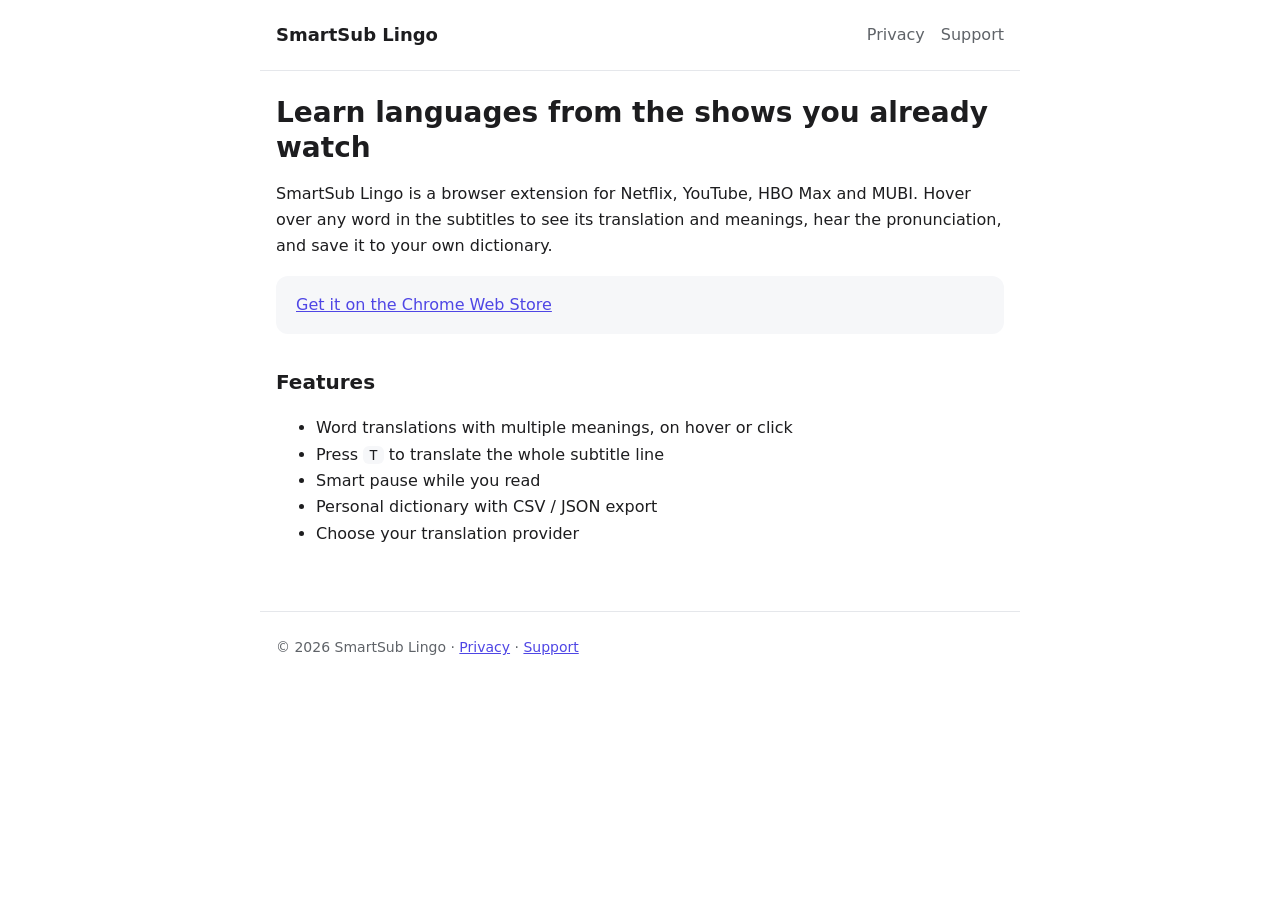
<file: index.html>
<!doctype html>
<html lang="en">
<head>
<meta charset="utf-8">
<meta name="viewport" content="width=device-width, initial-scale=1">
<title>SmartSub Lingo</title>
<meta name="description" content="Hover over subtitle words on Netflix, YouTube, HBO Max and MUBI to see instant translations and save them to your dictionary.">
<link rel="stylesheet" href="style.css">
</head>
<body>
<header>
  <a class="brand" href="./">SmartSub Lingo</a>
  <nav><a href="privacy.html">Privacy</a><a href="support.html">Support</a></nav>
</header>
<main>
  <h1>Learn languages from the shows you already watch</h1>
  <p>SmartSub Lingo is a browser extension for Netflix, YouTube, HBO Max and MUBI. Hover over any word in the subtitles to see its translation and meanings, hear the pronunciation, and save it to your own dictionary.</p>
  <div class="card">
    <p style="margin:0"><a href="https://chromewebstore.google.com/detail/oidhhleobjkcngbgblhliclodpcaeljp">Get it on the Chrome Web Store</a></p>
  </div>
  <h2>Features</h2>
  <ul>
    <li>Word translations with multiple meanings, on hover or click</li>
    <li>Press <code>T</code> to translate the whole subtitle line</li>
    <li>Smart pause while you read</li>
    <li>Personal dictionary with CSV / JSON export</li>
    <li>Choose your translation provider</li>
  </ul>
</main>
<footer>© 2026 SmartSub Lingo · <a href="privacy.html">Privacy</a> · <a href="support.html">Support</a></footer>
</body>
</html>
</file>
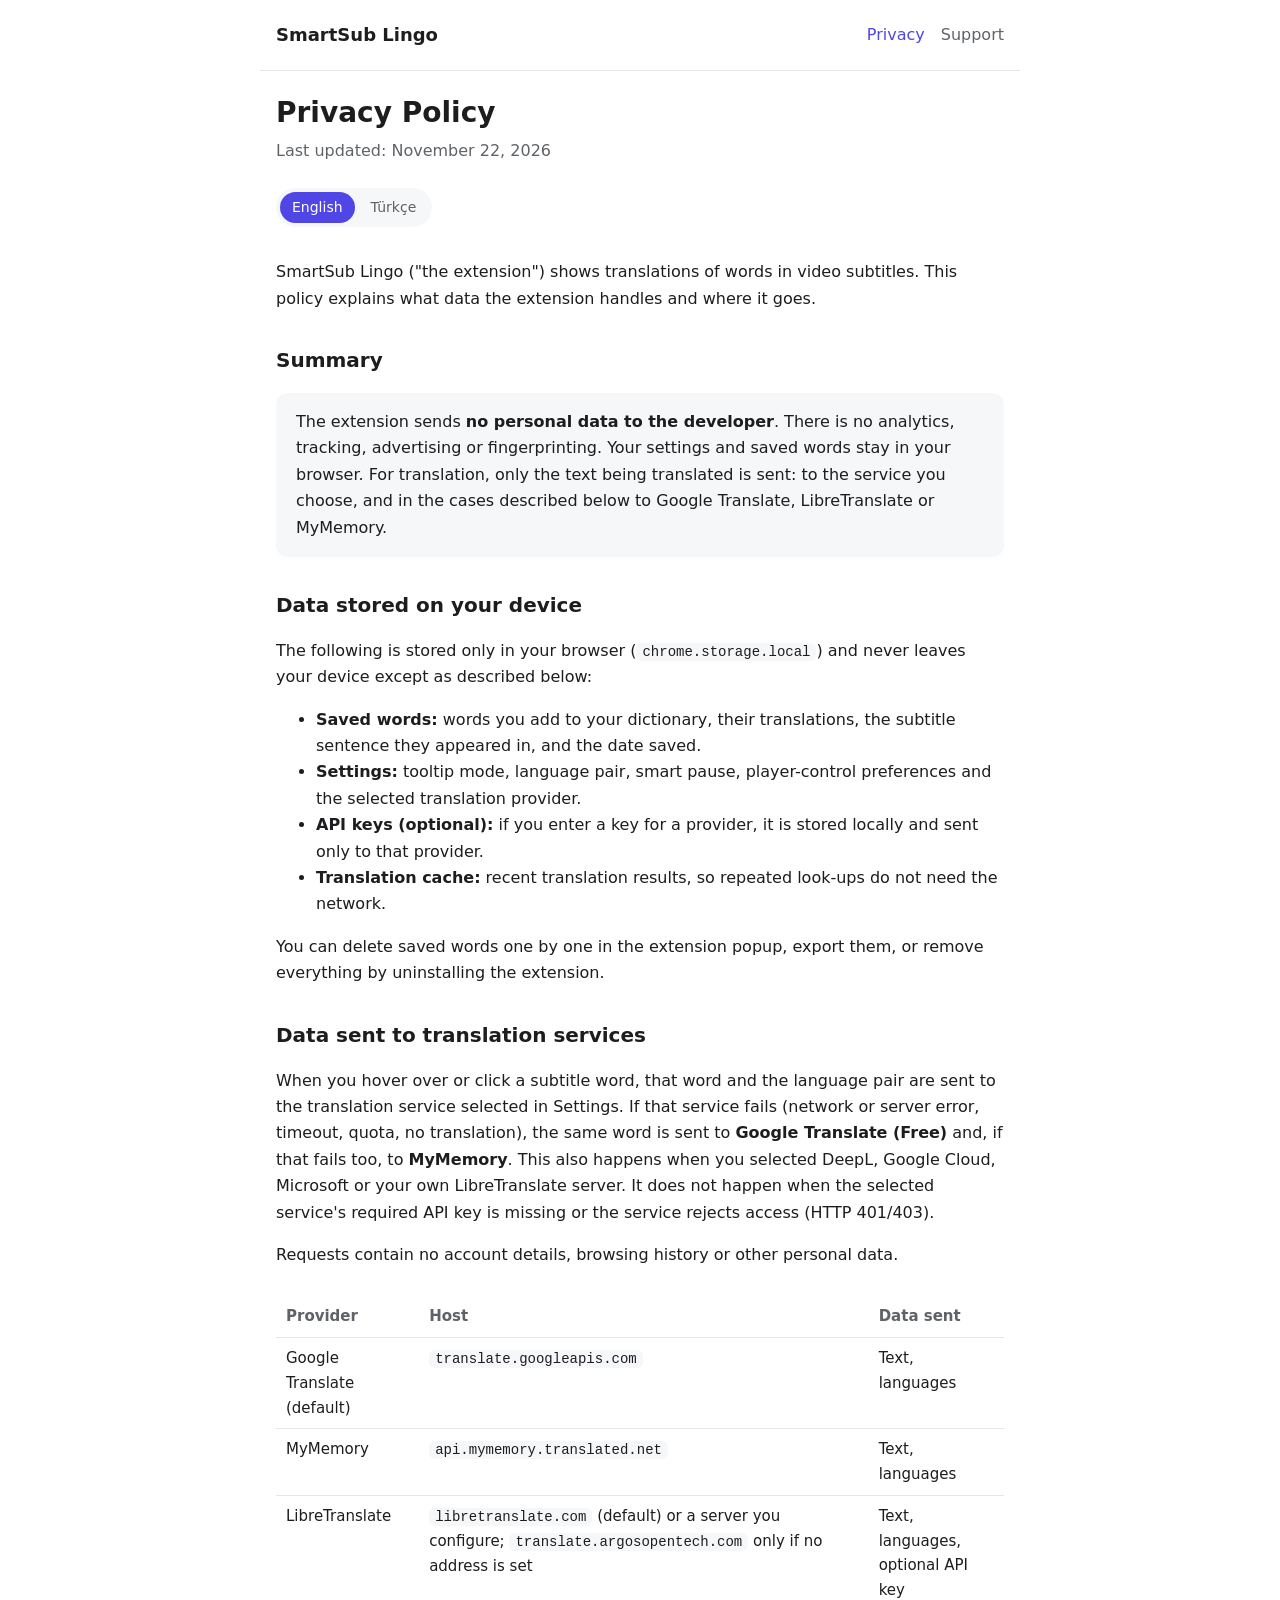
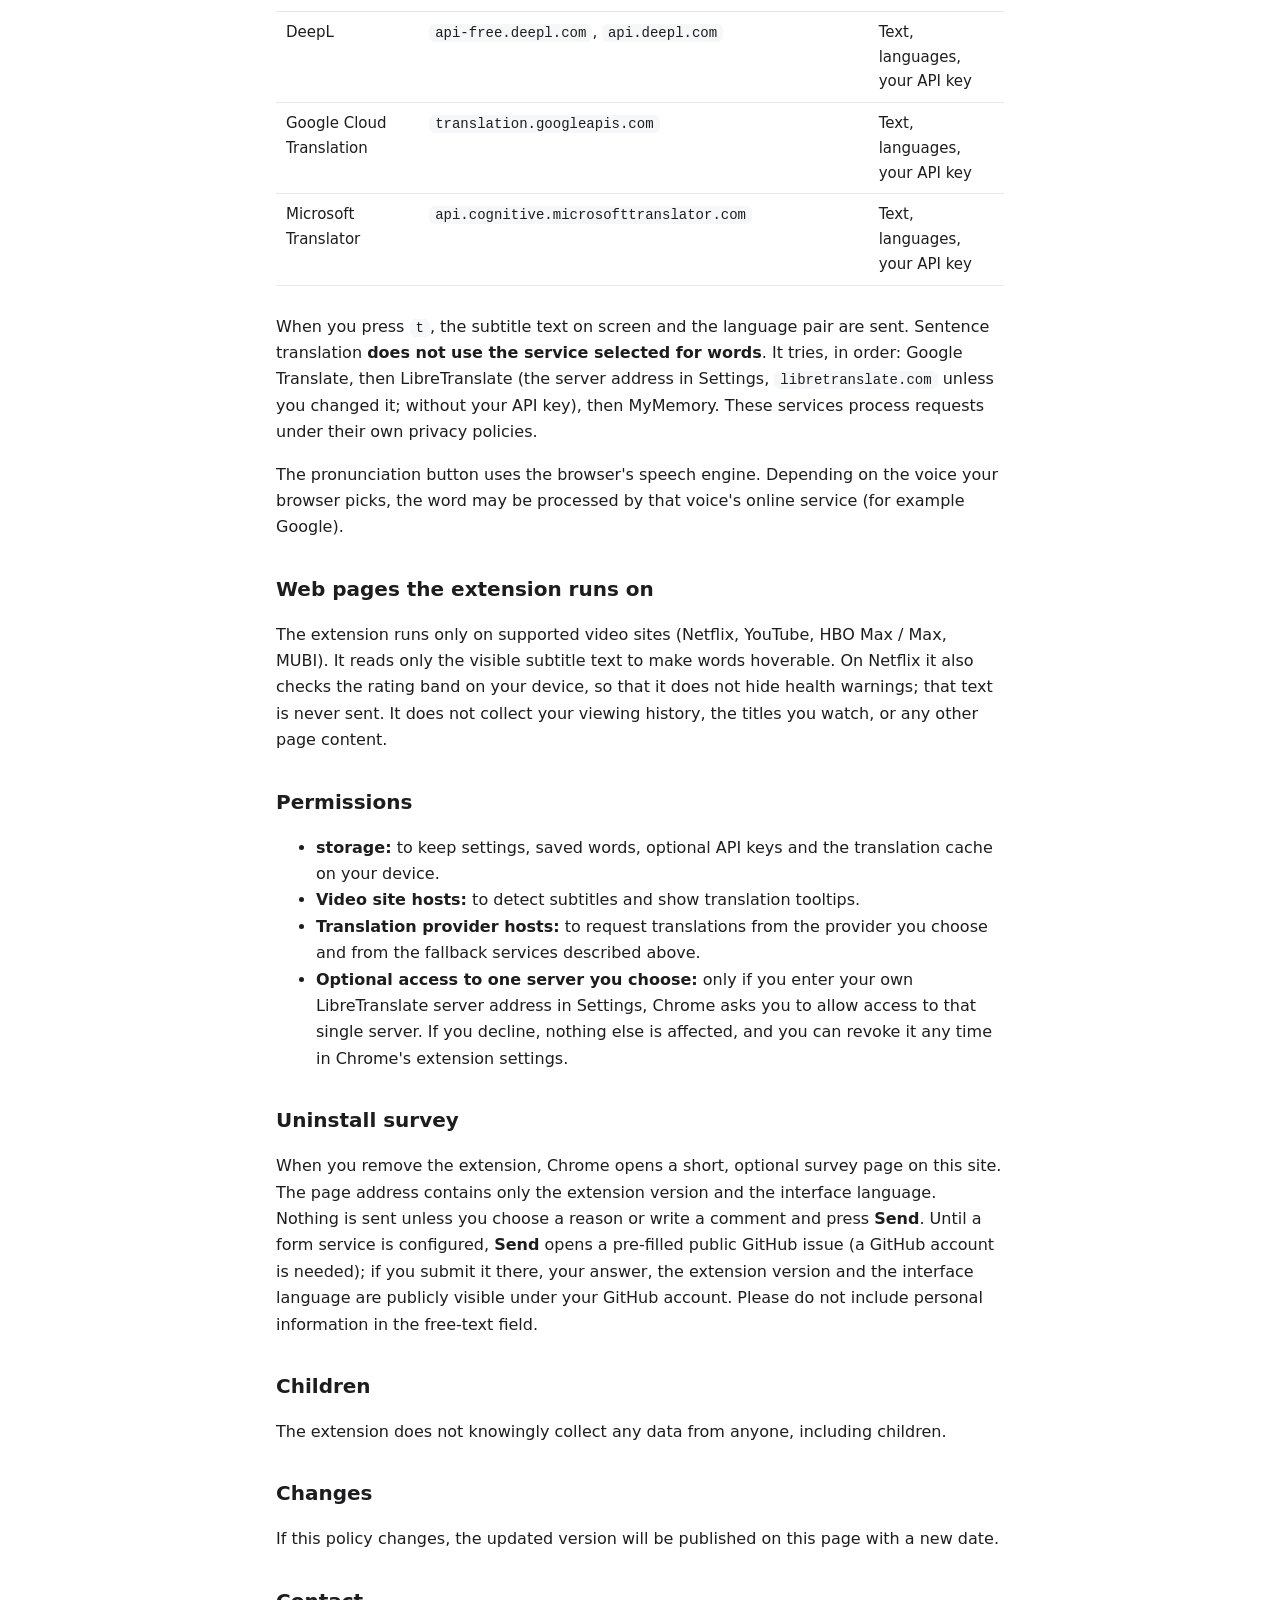
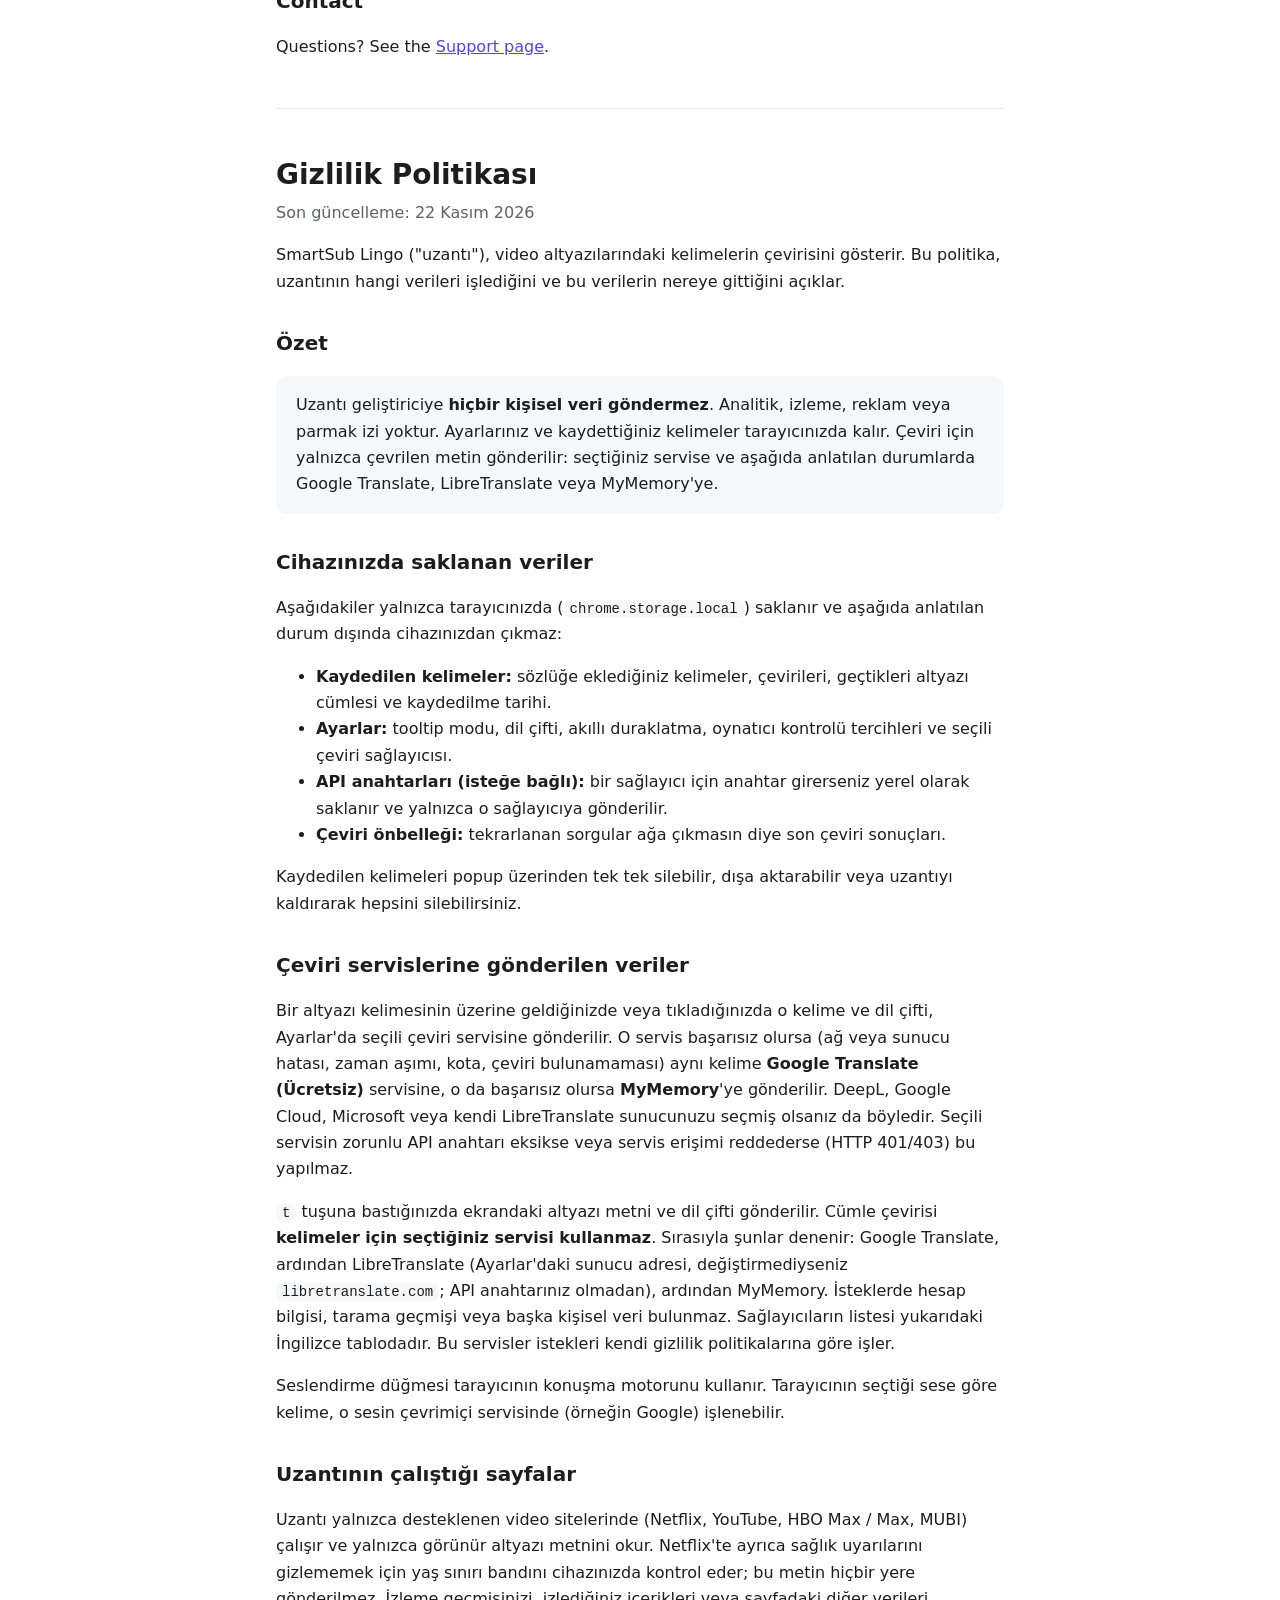
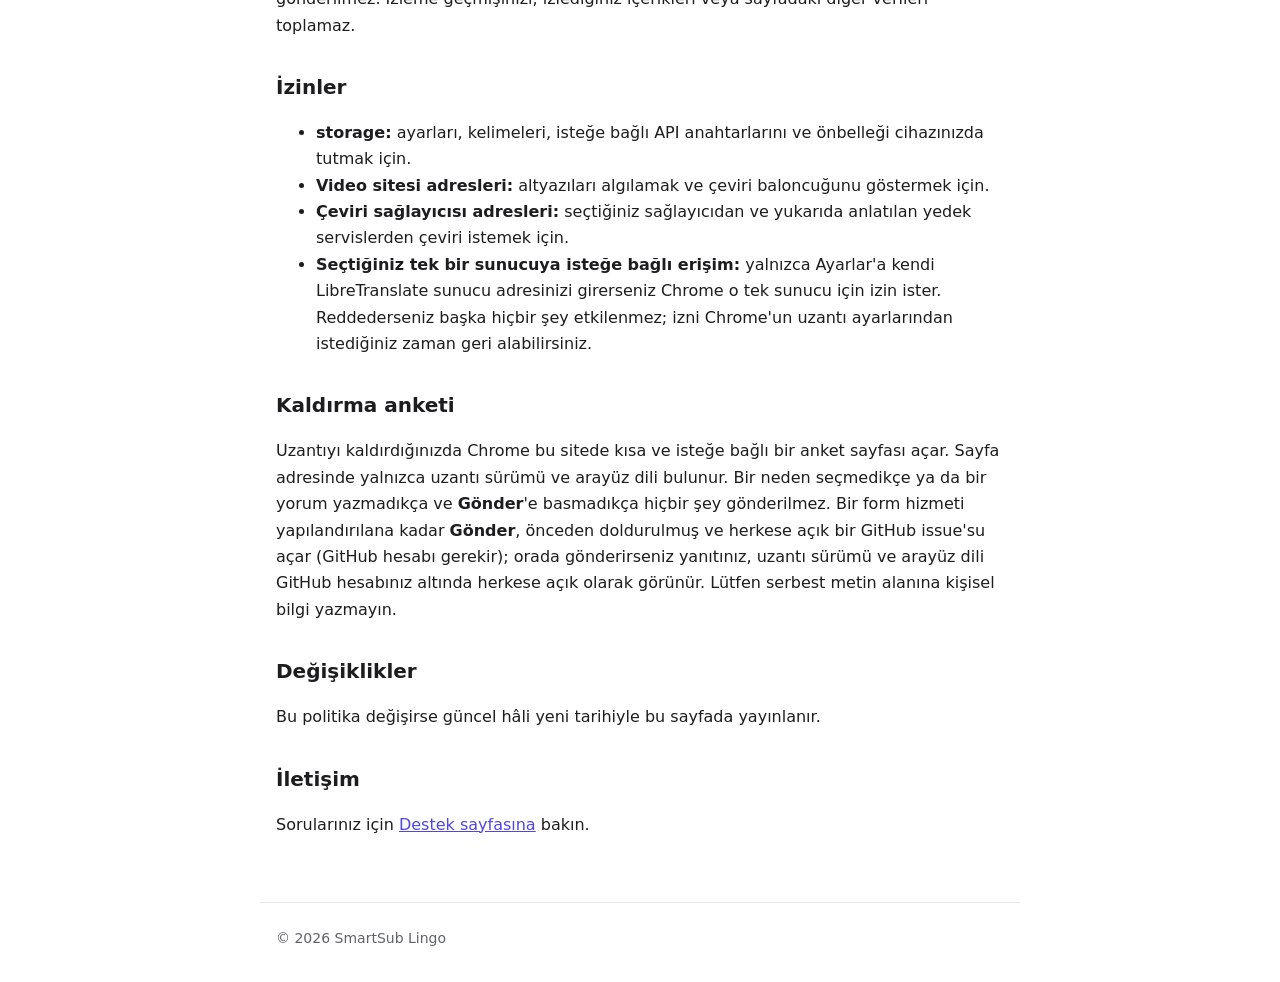
<file: privacy.html>
<!doctype html>
<html lang="en">
<head>
<meta charset="utf-8">
<meta name="viewport" content="width=device-width, initial-scale=1">
<title>Privacy Policy — SmartSub Lingo</title>
<meta name="description" content="How the SmartSub Lingo browser extension handles your data.">
<link rel="stylesheet" href="style.css">
</head>
<body>
<header>
  <a class="brand" href="./">SmartSub Lingo</a>
  <nav><a href="privacy.html" aria-current="page">Privacy</a><a href="support.html">Support</a></nav>
</header>
<main>
  <h1>Privacy Policy</h1>
  <p class="meta">Last updated: November 22, 2026</p>
  <div class="lang"><a class="on" href="#en">English</a><a href="#tr">Türkçe</a></div>

  <section id="en">
    <p>SmartSub Lingo ("the extension") shows translations of words in video subtitles. This policy explains what data the extension handles and where it goes.</p>

    <h2>Summary</h2>
    <div class="card">
      <p style="margin:0">The extension sends <strong>no personal data to the developer</strong>. There is no analytics, tracking, advertising or fingerprinting. Your settings and saved words stay in your browser. For translation, only the text being translated is sent: to the service you choose, and in the cases described below to Google Translate, LibreTranslate or MyMemory.</p>
    </div>

    <h2>Data stored on your device</h2>
    <p>The following is stored only in your browser (<code>chrome.storage.local</code>) and never leaves your device except as described below:</p>
    <ul>
      <li><strong>Saved words:</strong> words you add to your dictionary, their translations, the subtitle sentence they appeared in, and the date saved.</li>
      <li><strong>Settings:</strong> tooltip mode, language pair, smart pause, player-control preferences and the selected translation provider.</li>
      <li><strong>API keys (optional):</strong> if you enter a key for a provider, it is stored locally and sent only to that provider.</li>
      <li><strong>Translation cache:</strong> recent translation results, so repeated look-ups do not need the network.</li>
    </ul>
    <p>You can delete saved words one by one in the extension popup, export them, or remove everything by uninstalling the extension.</p>

    <h2>Data sent to translation services</h2>
    <p>When you hover over or click a subtitle word, that word and the language pair are sent to the translation service selected in Settings. If that service fails (network or server error, timeout, quota, no translation), the same word is sent to <strong>Google Translate (Free)</strong> and, if that fails too, to <strong>MyMemory</strong>. This also happens when you selected DeepL, Google Cloud, Microsoft or your own LibreTranslate server. It does not happen when the selected service's required API key is missing or the service rejects access (HTTP 401/403).</p>
    <p>Requests contain no account details, browsing history or other personal data.</p>
    <div class="tablewrap"><table>
      <tr><th>Provider</th><th>Host</th><th>Data sent</th></tr>
      <tr><td>Google Translate (default)</td><td><code>translate.googleapis.com</code></td><td>Text, languages</td></tr>
      <tr><td>MyMemory</td><td><code>api.mymemory.translated.net</code></td><td>Text, languages</td></tr>
      <tr><td>LibreTranslate</td><td><code>libretranslate.com</code> (default) or a server you configure; <code>translate.argosopentech.com</code> only if no address is set</td><td>Text, languages, optional API key</td></tr>
      <tr><td>DeepL</td><td><code>api-free.deepl.com</code>, <code>api.deepl.com</code></td><td>Text, languages, your API key</td></tr>
      <tr><td>Google Cloud Translation</td><td><code>translation.googleapis.com</code></td><td>Text, languages, your API key</td></tr>
      <tr><td>Microsoft Translator</td><td><code>api.cognitive.microsofttranslator.com</code></td><td>Text, languages, your API key</td></tr>
    </table></div>
    <p>When you press <code>t</code>, the subtitle text on screen and the language pair are sent. Sentence translation <strong>does not use the service selected for words</strong>. It tries, in order: Google Translate, then LibreTranslate (the server address in Settings, <code>libretranslate.com</code> unless you changed it; without your API key), then MyMemory. These services process requests under their own privacy policies.</p>
    <p>The pronunciation button uses the browser's speech engine. Depending on the voice your browser picks, the word may be processed by that voice's online service (for example Google).</p>

    <h2>Web pages the extension runs on</h2>
    <p>The extension runs only on supported video sites (Netflix, YouTube, HBO Max / Max, MUBI). It reads only the visible subtitle text to make words hoverable. On Netflix it also checks the rating band on your device, so that it does not hide health warnings; that text is never sent. It does not collect your viewing history, the titles you watch, or any other page content.</p>

    <h2>Permissions</h2>
    <ul>
      <li><strong>storage:</strong> to keep settings, saved words, optional API keys and the translation cache on your device.</li>
      <li><strong>Video site hosts:</strong> to detect subtitles and show translation tooltips.</li>
      <li><strong>Translation provider hosts:</strong> to request translations from the provider you choose and from the fallback services described above.</li>
      <li><strong>Optional access to one server you choose:</strong> only if you enter your own LibreTranslate server address in Settings, Chrome asks you to allow access to that single server. If you decline, nothing else is affected, and you can revoke it any time in Chrome's extension settings.</li>
    </ul>

    <h2>Uninstall survey</h2>
    <p>When you remove the extension, Chrome opens a short, optional survey page on this site. The page address contains only the extension version and the interface language. Nothing is sent unless you choose a reason or write a comment and press <strong>Send</strong>. Until a form service is configured, <strong>Send</strong> opens a pre-filled public GitHub issue (a GitHub account is needed); if you submit it there, your answer, the extension version and the interface language are publicly visible under your GitHub account. Please do not include personal information in the free-text field.</p>

    <h2>Children</h2>
    <p>The extension does not knowingly collect any data from anyone, including children.</p>

    <h2>Changes</h2>
    <p>If this policy changes, the updated version will be published on this page with a new date.</p>

    <h2>Contact</h2>
    <p>Questions? See the <a href="support.html">Support page</a>.</p>
  </section>

  <hr style="border:0;border-top:1px solid var(--line);margin:48px 0">

  <section id="tr" lang="tr">
    <h1>Gizlilik Politikası</h1>
    <p class="meta">Son güncelleme: 22 Kasım 2026</p>
    <p>SmartSub Lingo ("uzantı"), video altyazılarındaki kelimelerin çevirisini gösterir. Bu politika, uzantının hangi verileri işlediğini ve bu verilerin nereye gittiğini açıklar.</p>

    <h2>Özet</h2>
    <div class="card">
      <p style="margin:0">Uzantı geliştiriciye <strong>hiçbir kişisel veri göndermez</strong>. Analitik, izleme, reklam veya parmak izi yoktur. Ayarlarınız ve kaydettiğiniz kelimeler tarayıcınızda kalır. Çeviri için yalnızca çevrilen metin gönderilir: seçtiğiniz servise ve aşağıda anlatılan durumlarda Google Translate, LibreTranslate veya MyMemory'ye.</p>
    </div>

    <h2>Cihazınızda saklanan veriler</h2>
    <p>Aşağıdakiler yalnızca tarayıcınızda (<code>chrome.storage.local</code>) saklanır ve aşağıda anlatılan durum dışında cihazınızdan çıkmaz:</p>
    <ul>
      <li><strong>Kaydedilen kelimeler:</strong> sözlüğe eklediğiniz kelimeler, çevirileri, geçtikleri altyazı cümlesi ve kaydedilme tarihi.</li>
      <li><strong>Ayarlar:</strong> tooltip modu, dil çifti, akıllı duraklatma, oynatıcı kontrolü tercihleri ve seçili çeviri sağlayıcısı.</li>
      <li><strong>API anahtarları (isteğe bağlı):</strong> bir sağlayıcı için anahtar girerseniz yerel olarak saklanır ve yalnızca o sağlayıcıya gönderilir.</li>
      <li><strong>Çeviri önbelleği:</strong> tekrarlanan sorgular ağa çıkmasın diye son çeviri sonuçları.</li>
    </ul>
    <p>Kaydedilen kelimeleri popup üzerinden tek tek silebilir, dışa aktarabilir veya uzantıyı kaldırarak hepsini silebilirsiniz.</p>

    <h2>Çeviri servislerine gönderilen veriler</h2>
    <p>Bir altyazı kelimesinin üzerine geldiğinizde veya tıkladığınızda o kelime ve dil çifti, Ayarlar'da seçili çeviri servisine gönderilir. O servis başarısız olursa (ağ veya sunucu hatası, zaman aşımı, kota, çeviri bulunamaması) aynı kelime <strong>Google Translate (Ücretsiz)</strong> servisine, o da başarısız olursa <strong>MyMemory</strong>'ye gönderilir. DeepL, Google Cloud, Microsoft veya kendi LibreTranslate sunucunuzu seçmiş olsanız da böyledir. Seçili servisin zorunlu API anahtarı eksikse veya servis erişimi reddederse (HTTP 401/403) bu yapılmaz.</p>
    <p><code>t</code> tuşuna bastığınızda ekrandaki altyazı metni ve dil çifti gönderilir. Cümle çevirisi <strong>kelimeler için seçtiğiniz servisi kullanmaz</strong>. Sırasıyla şunlar denenir: Google Translate, ardından LibreTranslate (Ayarlar'daki sunucu adresi, değiştirmediyseniz <code>libretranslate.com</code>; API anahtarınız olmadan), ardından MyMemory. İsteklerde hesap bilgisi, tarama geçmişi veya başka kişisel veri bulunmaz. Sağlayıcıların listesi yukarıdaki İngilizce tablodadır. Bu servisler istekleri kendi gizlilik politikalarına göre işler.</p>
    <p>Seslendirme düğmesi tarayıcının konuşma motorunu kullanır. Tarayıcının seçtiği sese göre kelime, o sesin çevrimiçi servisinde (örneğin Google) işlenebilir.</p>

    <h2>Uzantının çalıştığı sayfalar</h2>
    <p>Uzantı yalnızca desteklenen video sitelerinde (Netflix, YouTube, HBO Max / Max, MUBI) çalışır ve yalnızca görünür altyazı metnini okur. Netflix'te ayrıca sağlık uyarılarını gizlememek için yaş sınırı bandını cihazınızda kontrol eder; bu metin hiçbir yere gönderilmez. İzleme geçmişinizi, izlediğiniz içerikleri veya sayfadaki diğer verileri toplamaz.</p>

    <h2>İzinler</h2>
    <ul>
      <li><strong>storage:</strong> ayarları, kelimeleri, isteğe bağlı API anahtarlarını ve önbelleği cihazınızda tutmak için.</li>
      <li><strong>Video sitesi adresleri:</strong> altyazıları algılamak ve çeviri baloncuğunu göstermek için.</li>
      <li><strong>Çeviri sağlayıcısı adresleri:</strong> seçtiğiniz sağlayıcıdan ve yukarıda anlatılan yedek servislerden çeviri istemek için.</li>
      <li><strong>Seçtiğiniz tek bir sunucuya isteğe bağlı erişim:</strong> yalnızca Ayarlar'a kendi LibreTranslate sunucu adresinizi girerseniz Chrome o tek sunucu için izin ister. Reddederseniz başka hiçbir şey etkilenmez; izni Chrome'un uzantı ayarlarından istediğiniz zaman geri alabilirsiniz.</li>
    </ul>

    <h2>Kaldırma anketi</h2>
    <p>Uzantıyı kaldırdığınızda Chrome bu sitede kısa ve isteğe bağlı bir anket sayfası açar. Sayfa adresinde yalnızca uzantı sürümü ve arayüz dili bulunur. Bir neden seçmedikçe ya da bir yorum yazmadıkça ve <strong>Gönder</strong>'e basmadıkça hiçbir şey gönderilmez. Bir form hizmeti yapılandırılana kadar <strong>Gönder</strong>, önceden doldurulmuş ve herkese açık bir GitHub issue'su açar (GitHub hesabı gerekir); orada gönderirseniz yanıtınız, uzantı sürümü ve arayüz dili GitHub hesabınız altında herkese açık olarak görünür. Lütfen serbest metin alanına kişisel bilgi yazmayın.</p>

    <h2>Değişiklikler</h2>
    <p>Bu politika değişirse güncel hâli yeni tarihiyle bu sayfada yayınlanır.</p>

    <h2>İletişim</h2>
    <p>Sorularınız için <a href="support.html">Destek sayfasına</a> bakın.</p>
  </section>
</main>
<footer>© 2026 SmartSub Lingo</footer>
</body>
</html>
</file>
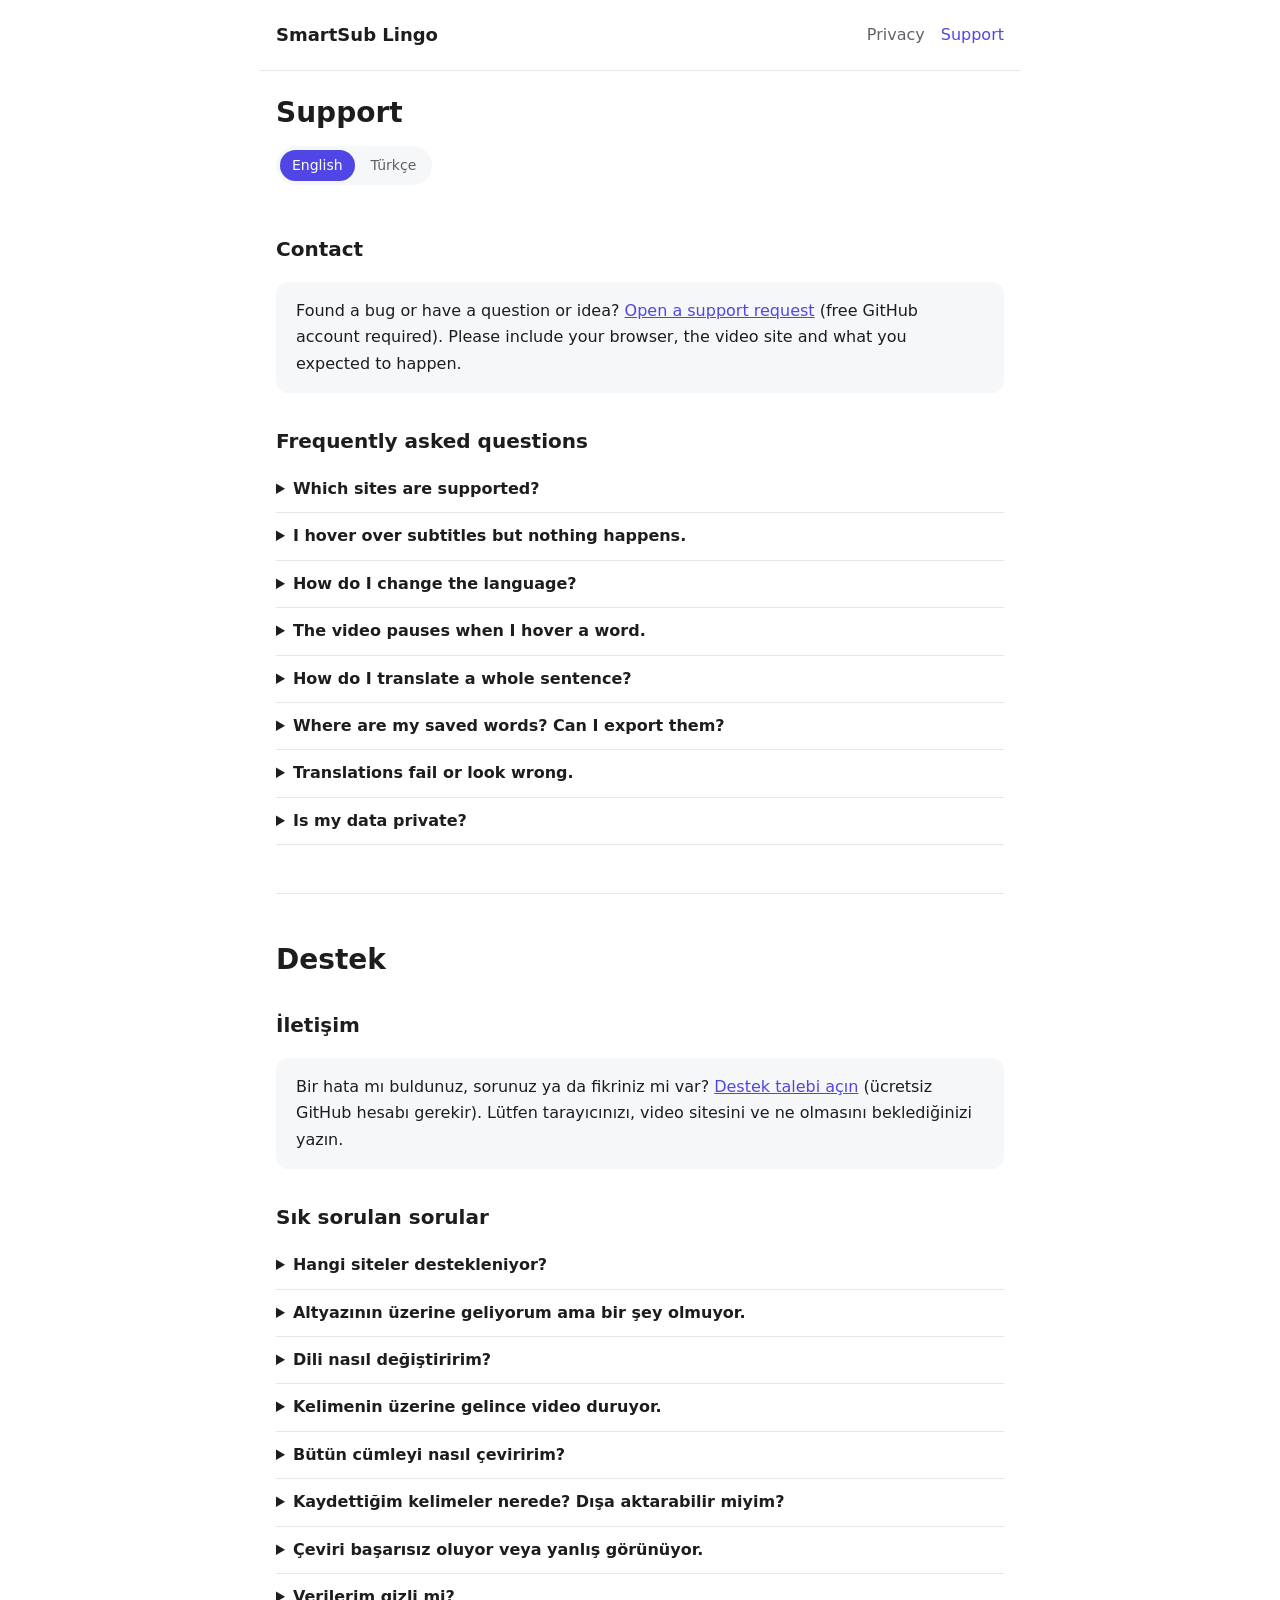
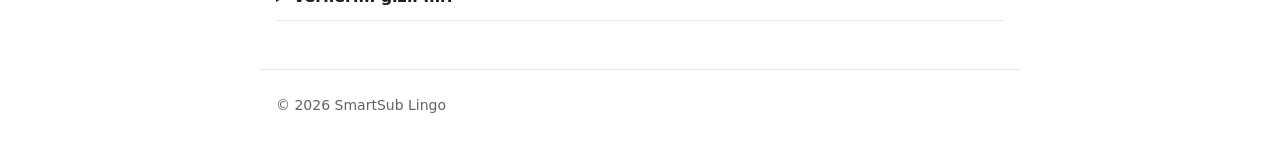
<file: support.html>
<!doctype html>
<html lang="en">
<head>
<meta charset="utf-8">
<meta name="viewport" content="width=device-width, initial-scale=1">
<title>Support — SmartSub Lingo</title>
<meta name="description" content="Help, FAQ and contact for the SmartSub Lingo browser extension.">
<link rel="stylesheet" href="style.css">
</head>
<body>
<header>
  <a class="brand" href="./">SmartSub Lingo</a>
  <nav><a href="privacy.html">Privacy</a><a href="support.html" aria-current="page">Support</a></nav>
</header>
<main>
  <h1>Support</h1>
  <div class="lang"><a class="on" href="#en">English</a><a href="#tr">Türkçe</a></div>

  <section id="en">
    <h2>Contact</h2>
    <div class="card">
      <p style="margin:0">Found a bug or have a question or idea? <a href="https://github.com/fatihatac/smartsub-lingo-site/issues/new">Open a support request</a> (free GitHub account required). Please include your browser, the video site and what you expected to happen.</p>
    </div>

    <h2>Frequently asked questions</h2>
    <details><summary>Which sites are supported?</summary><p>Netflix, YouTube, HBO Max / Max and MUBI. Subtitles must be turned on in the video player.</p></details>
    <details><summary>I hover over subtitles but nothing happens.</summary><p>Make sure subtitles are on, then reload the page. If the site was open before you installed or updated the extension, a reload is required.</p></details>
    <details><summary>How do I change the language?</summary><p>Click the extension icon, open <strong>Settings</strong> and choose the source and target languages.</p></details>
    <details><summary>The video pauses when I hover a word.</summary><p>That is <strong>Smart Pause</strong>. You can turn it off in Settings.</p></details>
    <details><summary>How do I translate a whole sentence?</summary><p>While a subtitle is on screen, press <code>T</code>.</p></details>
    <details><summary>Where are my saved words? Can I export them?</summary><p>Open the extension popup and go to the <strong>Dictionary</strong> tab. You can export your words as CSV or JSON from there.</p></details>
    <details><summary>Translations fail or look wrong.</summary><p>Try another provider in Settings. Free services can be rate-limited at times. Paid providers (DeepL, Google Cloud, Microsoft) need your own API key.</p></details>
    <details><summary>Is my data private?</summary><p>Yes. See the <a href="privacy.html">Privacy Policy</a>.</p></details>
  </section>

  <hr style="border:0;border-top:1px solid var(--line);margin:48px 0">

  <section id="tr" lang="tr">
    <h1>Destek</h1>
    <h2>İletişim</h2>
    <div class="card">
      <p style="margin:0">Bir hata mı buldunuz, sorunuz ya da fikriniz mi var? <a href="https://github.com/fatihatac/smartsub-lingo-site/issues/new">Destek talebi açın</a> (ücretsiz GitHub hesabı gerekir). Lütfen tarayıcınızı, video sitesini ve ne olmasını beklediğinizi yazın.</p>
    </div>

    <h2>Sık sorulan sorular</h2>
    <details><summary>Hangi siteler destekleniyor?</summary><p>Netflix, YouTube, HBO Max / Max ve MUBI. Oynatıcıda altyazının açık olması gerekir.</p></details>
    <details><summary>Altyazının üzerine geliyorum ama bir şey olmuyor.</summary><p>Altyazının açık olduğundan emin olup sayfayı yenileyin. Site, uzantıyı kurmadan veya güncellemeden önce açıksa yenileme gerekir.</p></details>
    <details><summary>Dili nasıl değiştiririm?</summary><p>Uzantı simgesine tıklayın, <strong>Ayarlar</strong>'dan kaynak ve hedef dili seçin.</p></details>
    <details><summary>Kelimenin üzerine gelince video duruyor.</summary><p>Bu <strong>Akıllı Duraklatma</strong> özelliği. Ayarlar'dan kapatabilirsiniz.</p></details>
    <details><summary>Bütün cümleyi nasıl çeviririm?</summary><p>Ekranda altyazı varken <code>T</code> tuşuna basın.</p></details>
    <details><summary>Kaydettiğim kelimeler nerede? Dışa aktarabilir miyim?</summary><p>Uzantı penceresinde <strong>Sözlük</strong> sekmesindedir. Buradan CSV veya JSON olarak dışa aktarabilirsiniz.</p></details>
    <details><summary>Çeviri başarısız oluyor veya yanlış görünüyor.</summary><p>Ayarlar'dan başka bir sağlayıcı deneyin. Ücretsiz servisler zaman zaman sınırlanabilir. Ücretli sağlayıcılar (DeepL, Google Cloud, Microsoft) kendi API anahtarınızı gerektirir.</p></details>
    <details><summary>Verilerim gizli mi?</summary><p>Evet. <a href="privacy.html">Gizlilik Politikası</a>'na bakın.</p></details>
  </section>
</main>
<footer>© 2026 SmartSub Lingo</footer>
</body>
</html>
</file>
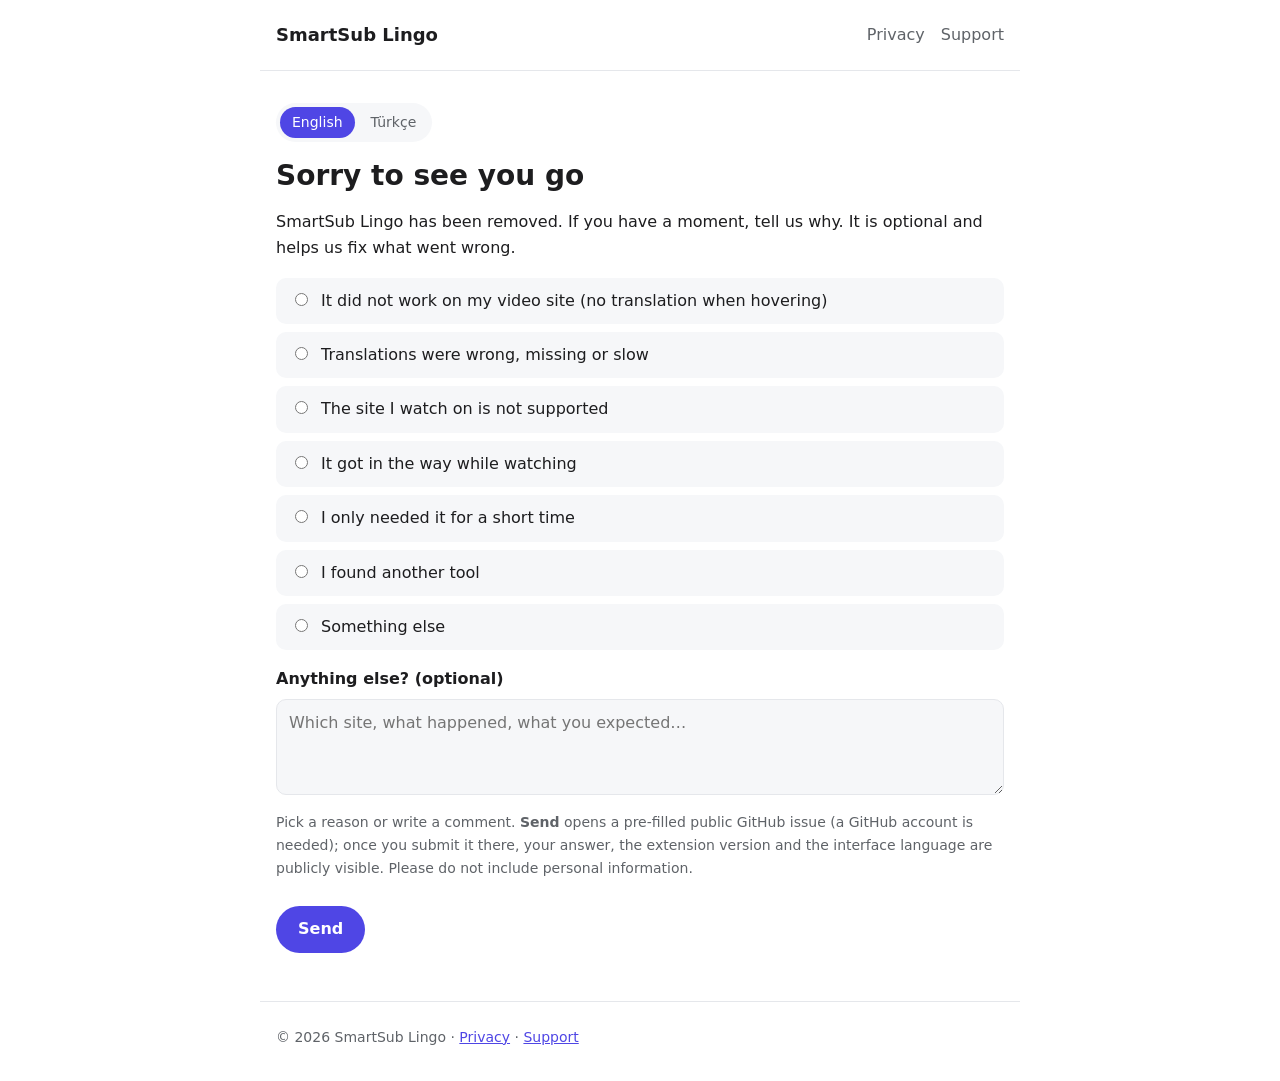
<file: uninstall.html>
<!doctype html>
<html lang="en">
<head>
<meta charset="utf-8">
<meta name="viewport" content="width=device-width, initial-scale=1">
<meta name="robots" content="noindex">
<title>Sorry to see you go — SmartSub Lingo</title>
<meta name="description" content="Tell us why you removed the SmartSub Lingo extension.">
<link rel="stylesheet" href="style.css">
<style>
  .reasons{display:grid;gap:8px;margin:12px 0 16px}
  .reasons label{display:flex;gap:10px;align-items:flex-start;background:var(--card);border-radius:10px;padding:10px 14px;cursor:pointer}
  .reasons input{margin-top:5px}
  textarea{width:100%;min-height:96px;font:inherit;color:var(--fg);background:var(--card);border:1px solid var(--line);border-radius:10px;padding:10px 12px;resize:vertical}
  .field-label{display:block;font-weight:600;margin:8px 0 6px}
  :root{--on-accent:#fff;--error:#c5221f}
  @media (prefers-color-scheme:dark){:root{--on-accent:#121214;--error:#f28b82}}
  button.send{margin-top:12px;font:inherit;font-weight:600;color:var(--on-accent);background:var(--accent);border:0;border-radius:999px;padding:10px 22px;cursor:pointer}
  button.send:disabled{opacity:.6;cursor:default}
  .hint{color:var(--muted);font-size:14px;margin-top:8px}
  .thanks{display:none}
  form.sent{display:none}
  form.sent + .thanks{display:block}
  .error{color:var(--error);font-size:14px;margin-top:8px;display:none}
</style>
</head>
<body>
<header>
  <a class="brand" href="./">SmartSub Lingo</a>
  <nav><a href="privacy.html">Privacy</a><a href="support.html">Support</a></nav>
</header>
<main>
  <div class="lang"><a class="on" href="?lang=en" data-lang="en">English</a><a href="?lang=tr" data-lang="tr">Türkçe</a></div>

  <section id="en" data-section="en">
    <h1>Sorry to see you go</h1>
    <p>SmartSub Lingo has been removed. If you have a moment, tell us why. It is optional and helps us fix what went wrong.</p>
    <form class="survey" novalidate>
      <div class="reasons" role="radiogroup" aria-label="Reason">
        <label><input type="radio" name="reason" value="not-working"> It did not work on my video site (no translation when hovering)</label>
        <label><input type="radio" name="reason" value="bad-translations"> Translations were wrong, missing or slow</label>
        <label><input type="radio" name="reason" value="site-not-supported"> The site I watch on is not supported</label>
        <label><input type="radio" name="reason" value="distracting"> It got in the way while watching</label>
        <label><input type="radio" name="reason" value="temporary"> I only needed it for a short time</label>
        <label><input type="radio" name="reason" value="other-tool"> I found another tool</label>
        <label><input type="radio" name="reason" value="other"> Something else</label>
      </div>
      <label class="field-label" for="details-en">Anything else? (optional)</label>
      <textarea id="details-en" name="details" maxlength="1000" placeholder="Which site, what happened, what you expected…"></textarea>
      <!-- Update both hints when FORM_ENDPOINT is set. -->
      <p class="hint">Pick a reason or write a comment. <strong>Send</strong> opens a pre-filled public GitHub issue (a GitHub account is needed); once you submit it there, your answer, the extension version and the interface language are publicly visible. Please do not include personal information.</p>
      <button class="send" type="submit">Send</button>
      <p class="error" role="alert">Could not send. Please try again, or use the <a href="support.html">support page</a>.</p>
    </form>
    <div class="thanks card" role="status">
      <p style="margin:0"><strong>Thank you.</strong> Changed your mind? <a href="https://chromewebstore.google.com/detail/oidhhleobjkcngbgblhliclodpcaeljp">Reinstall from the Chrome Web Store</a>.</p>
    </div>
  </section>

  <section id="tr" data-section="tr" lang="tr" hidden>
    <h1>Gitmenize üzüldük</h1>
    <p>SmartSub Lingo kaldırıldı. Bir dakikanız varsa nedenini yazın. İsteğe bağlıdır ve neyin ters gittiğini düzeltmemize yardımcı olur.</p>
    <form class="survey" novalidate>
      <div class="reasons" role="radiogroup" aria-label="Neden">
        <label><input type="radio" name="reason" value="not-working"> Video sitemde çalışmadı (üzerine gelince çeviri çıkmadı)</label>
        <label><input type="radio" name="reason" value="bad-translations"> Çeviriler yanlış, eksik ya da yavaştı</label>
        <label><input type="radio" name="reason" value="site-not-supported"> İzlediğim site desteklenmiyor</label>
        <label><input type="radio" name="reason" value="distracting"> İzlerken rahatsız etti</label>
        <label><input type="radio" name="reason" value="temporary"> Kısa bir süre için gerekiyordu</label>
        <label><input type="radio" name="reason" value="other-tool"> Başka bir araç buldum</label>
        <label><input type="radio" name="reason" value="other"> Başka bir neden</label>
      </div>
      <label class="field-label" for="details-tr">Eklemek istediğiniz bir şey var mı? (isteğe bağlı)</label>
      <textarea id="details-tr" name="details" maxlength="1000" placeholder="Hangi site, ne oldu, ne bekliyordunuz…"></textarea>
      <p class="hint">Bir neden seçin ya da bir yorum yazın. <strong>Gönder</strong>, önceden doldurulmuş ve herkese açık bir GitHub issue'su açar (GitHub hesabı gerekir); orada gönderdiğinizde yanıtınız, uzantı sürümü ve arayüz dili herkese açık olarak görünür. Lütfen kişisel bilgi yazmayın.</p>
      <button class="send" type="submit">Gönder</button>
      <p class="error" role="alert">Gönderilemedi. Tekrar deneyin ya da <a href="support.html">destek sayfasını</a> kullanın.</p>
    </form>
    <div class="thanks card" role="status">
      <p style="margin:0"><strong>Teşekkürler.</strong> Fikrinizi mi değiştirdiniz? <a href="https://chromewebstore.google.com/detail/oidhhleobjkcngbgblhliclodpcaeljp">Chrome Web Store'dan yeniden yükleyin</a>.</p>
    </div>
  </section>
</main>
<footer>© 2026 SmartSub Lingo · <a href="privacy.html">Privacy</a> · <a href="support.html">Support</a></footer>
<script>
  // Where answers are sent. Set this to a form service endpoint that accepts
  // POSTed form data and answers with JSON (e.g. Formspree:
  // https://formspree.io/f/<id>). While it is empty, "Send" opens a
  // pre-filled public GitHub issue instead, which needs a GitHub account.
  // When setting it, update the .hint texts and the privacy page wording.
  var FORM_ENDPOINT = '';
  var ISSUE_URL = 'https://github.com/fatihatac/smartsub-lingo-site/issues/new';

  var params = new URLSearchParams(location.search);
  var version = (params.get('v') || '').slice(0, 20);
  var lang = params.get('lang') === 'tr' ? 'tr' : 'en';

  var TITLES = { en: 'Sorry to see you go — SmartSub Lingo', tr: 'Gitmenize üzüldük — SmartSub Lingo' };

  function showLang(code) {
    document.documentElement.lang = code;
    document.title = TITLES[code];
    document.querySelectorAll('[data-section]').forEach(function (s) {
      s.hidden = s.getAttribute('data-section') !== code;
    });
    document.querySelectorAll('.lang a').forEach(function (a) {
      a.classList.toggle('on', a.getAttribute('data-lang') === code);
    });
  }
  showLang(lang);
  document.querySelectorAll('.lang a').forEach(function (a) {
    a.addEventListener('click', function (e) {
      e.preventDefault();
      showLang(a.getAttribute('data-lang'));
    });
  });

  document.querySelectorAll('form.survey').forEach(function (form) {
    form.addEventListener('submit', function (e) {
      e.preventDefault();
      var checked = form.querySelector('input[name="reason"]:checked');
      var reason = checked ? checked.value : '';
      var details = form.querySelector('textarea').value.trim();
      if (!reason && !details) {
        return;
      }
      var sectionLang = form.closest('[data-section]').getAttribute('data-section');
      var button = form.querySelector('button');
      var error = form.querySelector('.error');
      error.style.display = 'none';

      if (!FORM_ENDPOINT) {
        var body = 'Reason: ' + (reason || '-') + '\nVersion: ' + (version || '-') +
          '\nLanguage: ' + sectionLang + '\n\n' + details;
        window.open(ISSUE_URL + '?' + new URLSearchParams({ title: 'Uninstall feedback: ' + (reason || 'other'), body: body }), '_blank', 'noopener');
        form.classList.add('sent');
        return;
      }

      var data = new FormData();
      data.append('reason', reason);
      data.append('details', details);
      data.append('version', version);
      data.append('lang', sectionLang);
      button.disabled = true;
      fetch(FORM_ENDPOINT, { method: 'POST', body: data, headers: { Accept: 'application/json' } })
        .then(function (res) {
          if (!res.ok) throw new Error('HTTP ' + res.status);
          form.classList.add('sent');
        })
        .catch(function () {
          error.style.display = 'block';
          button.disabled = false;
        });
    });
  });
</script>
</body>
</html>
</file>
<file: style.css>
:root{--bg:#fff;--fg:#1d1d1f;--muted:#5f6368;--accent:#4f46e5;--card:#f6f7f9;--line:#e5e7eb}
@media (prefers-color-scheme:dark){:root{--bg:#121214;--fg:#ececf1;--muted:#a1a1aa;--accent:#8b8cf8;--card:#1c1c20;--line:#2c2c33}}
*{box-sizing:border-box}
body{margin:0;background:var(--bg);color:var(--fg);font:16px/1.65 system-ui,-apple-system,"Segoe UI",Roboto,sans-serif}
header,main,footer{max-width:760px;margin:0 auto;padding:0 16px}
header{display:flex;justify-content:space-between;align-items:center;gap:12px;flex-wrap:wrap;padding-top:20px;padding-bottom:20px;border-bottom:1px solid var(--line)}
header a.brand{font-weight:700;color:var(--fg);text-decoration:none;font-size:18px}
nav a{color:var(--muted);text-decoration:none;margin-left:16px}
nav a:hover,nav a[aria-current]{color:var(--accent)}
main{padding-top:24px;padding-bottom:48px}
h1{font-size:28px;line-height:1.25;margin:0 0 8px}
h2{font-size:20px;margin:32px 0 8px}
h3{font-size:17px;margin:20px 0 4px}
p.meta{color:var(--muted);margin-top:0}
a{color:var(--accent)}
table{width:100%;border-collapse:collapse;margin:12px 0;font-size:15px}
th,td{text-align:left;padding:8px 10px;border-bottom:1px solid var(--line);vertical-align:top}
th{color:var(--muted);font-weight:600}
.tablewrap{overflow-x:auto}
.lang{display:inline-flex;gap:4px;background:var(--card);border-radius:999px;padding:4px;margin:8px 0 16px}
.lang a{padding:4px 12px;border-radius:999px;text-decoration:none;color:var(--muted);font-size:14px}
.lang a.on{background:var(--accent);color:var(--bg)}
.card{background:var(--card);border-radius:12px;padding:16px 20px;margin:16px 0}
details{border-bottom:1px solid var(--line);padding:10px 0}
summary{cursor:pointer;font-weight:600}
footer{color:var(--muted);font-size:14px;padding-top:24px;padding-bottom:32px;border-top:1px solid var(--line)}
code{background:var(--card);padding:1px 6px;border-radius:6px;font-size:14px}
</file>
